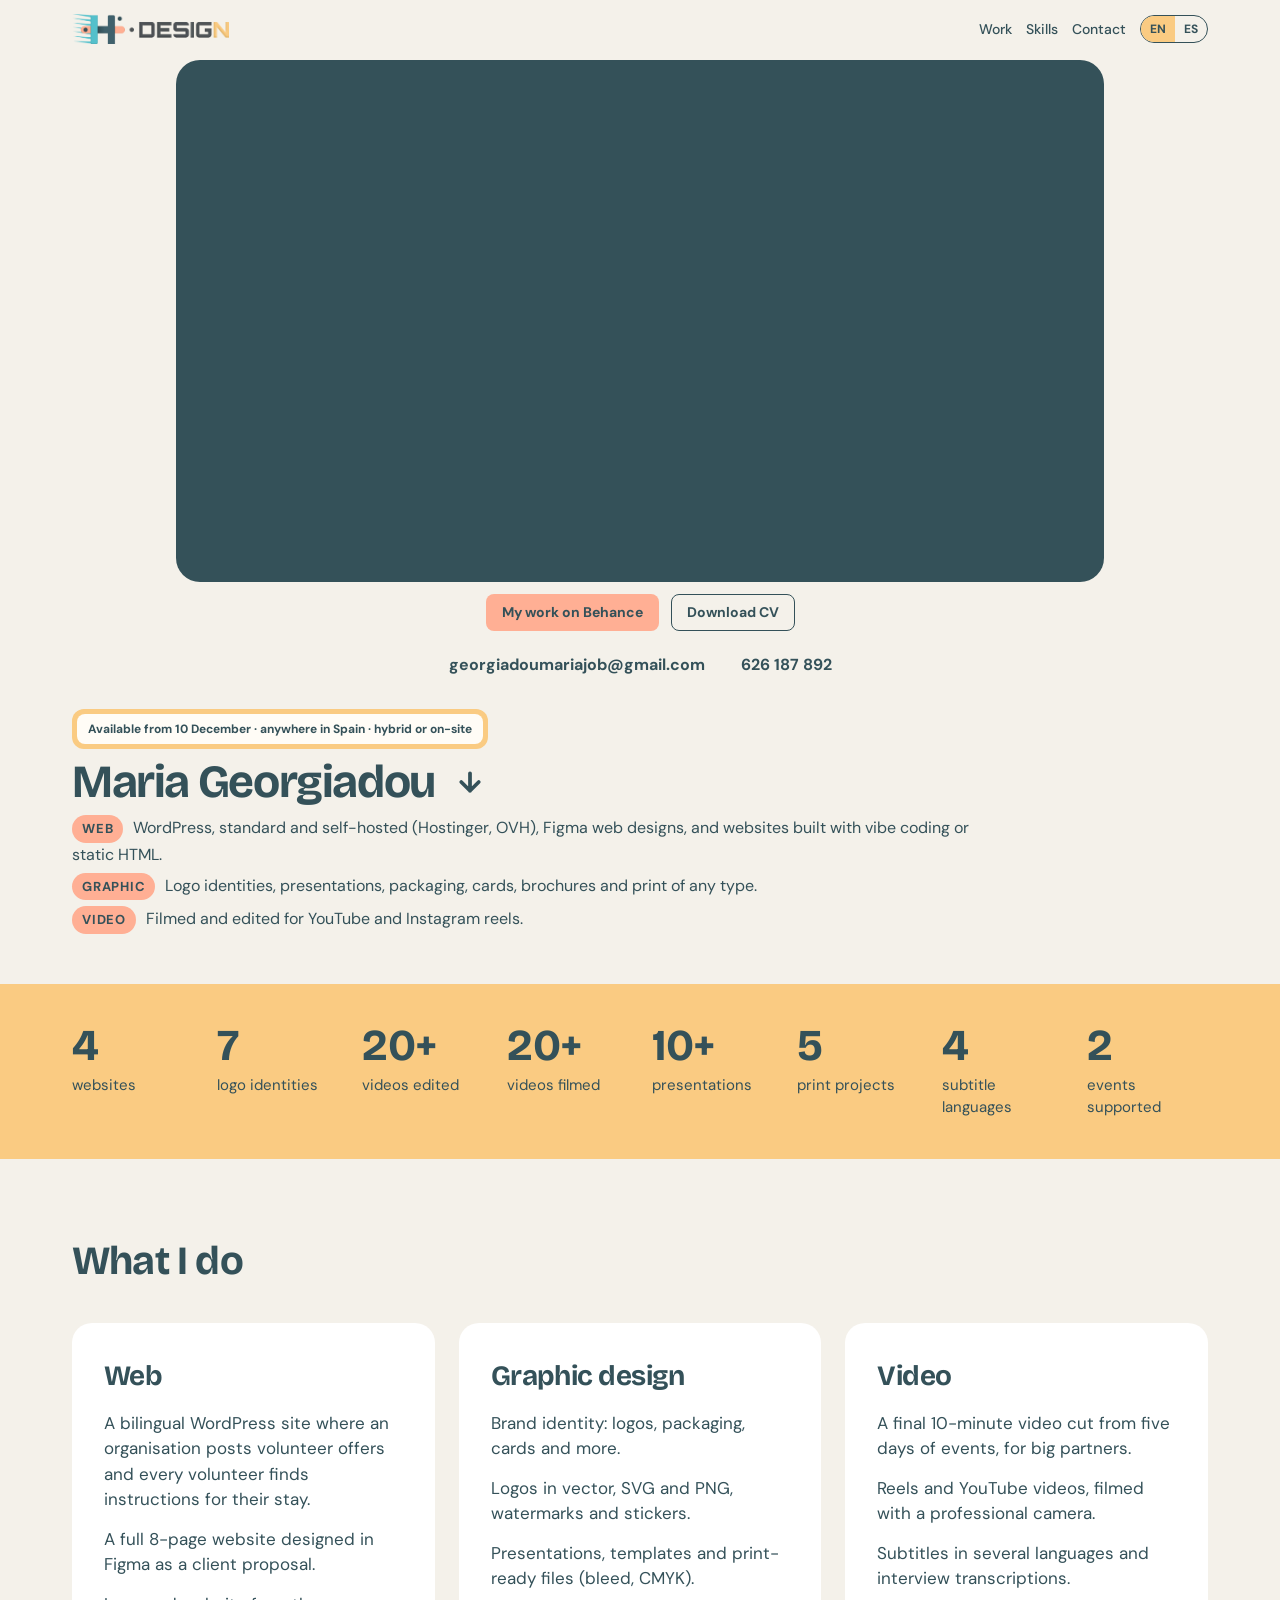
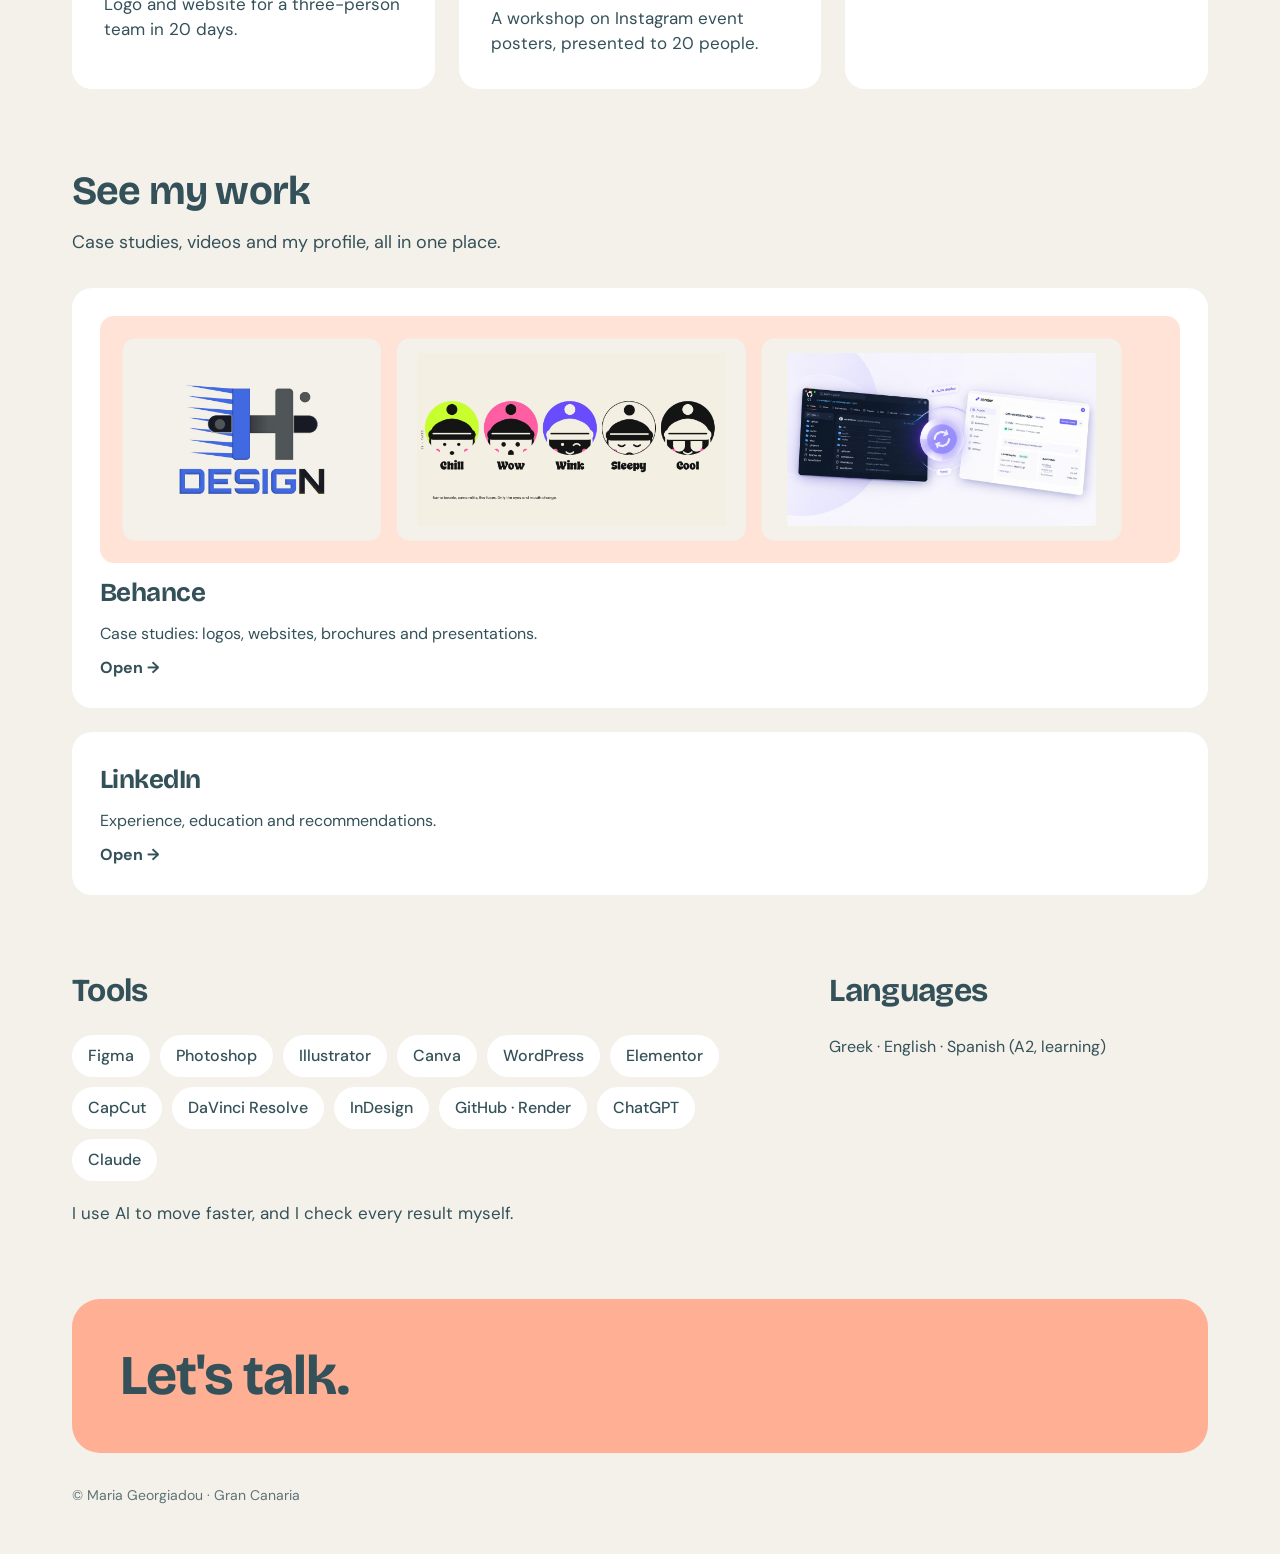
<file: index.html>
<!doctype html>
<html lang="en">
<head>
<meta charset="utf-8">
<meta name="viewport" content="width=device-width,initial-scale=1">
<title>Maria Georgiadou | Web designer, graphic designer and video editor</title>
<meta name="description" content="Maria Georgiadou is a web designer, graphic designer and video editor from Greece, based in Gran Canaria. Available from 10 December anywhere in Spain, hybrid or on-site.">
<link rel="canonical" href="https://YOUR-DOMAIN.com/">
<link rel="alternate" hreflang="en" href="https://YOUR-DOMAIN.com/">
<link rel="alternate" hreflang="es" href="https://YOUR-DOMAIN.com/es.html">
<link rel="alternate" hreflang="x-default" href="https://YOUR-DOMAIN.com/">
<meta property="og:type" content="website">
<meta property="og:title" content="Maria Georgiadou | Web designer, graphic designer and video editor">
<meta property="og:description" content="Maria Georgiadou is a web designer, graphic designer and video editor from Greece, based in Gran Canaria. Available from 10 December anywhere in Spain, hybrid or on-site.">
<meta property="og:url" content="https://YOUR-DOMAIN.com/">
<meta property="og:image" content="https://YOUR-DOMAIN.com/og.jpg">
<meta property="og:locale" content="en_GB">
<meta name="twitter:card" content="summary_large_image">
<meta name="theme-color" content="#F4F1EA">
<link rel="icon" type="image/png" sizes="32x32" href="favicon-32.png">
<link rel="apple-touch-icon" href="apple-touch-icon.png">
<link rel="preconnect" href="https://fonts.googleapis.com">
<link rel="preconnect" href="https://fonts.gstatic.com" crossorigin>
<link href="https://fonts.googleapis.com/css2?family=Bricolage+Grotesque:opsz,wght@12..96,500;12..96,700&family=DM+Sans:wght@400;500;700&display=swap" rel="stylesheet">
<link rel="stylesheet" href="style.css">
<script type="application/ld+json">{"@context": "https://schema.org", "@type": "Person", "name": "Maria Georgiadou", "jobTitle": "Web designer, graphic designer and video editor", "url": "https://YOUR-DOMAIN.com/", "email": "georgiadoumariajob@gmail.com", "telephone": "+34626187892", "image": "https://YOUR-DOMAIN.com/og.jpg", "sameAs": ["https://www.behance.net/hazelnuts2", "https://www.linkedin.com/in/maria-geor-creative-designer-53260233a"], "knowsLanguage": ["el", "en", "es"], "nationality": {"@type": "Country", "name": "Greece"}, "homeLocation": {"@type": "Place", "name": "Gran Canaria, Spain"}, "description": "Maria Georgiadou is a web designer, graphic designer and video editor from Greece, based in Gran Canaria. Available from 10 December anywhere in Spain, hybrid or on-site."}</script>
</head>
<body>
<a class="skip" href="#main">Skip to content</a>
<header class="wrap nav">
<a class="brand" href="./" aria-label="Maria Georgiadou"><img src="logo.png" alt="H.Design logo" height="30" width="153" style="height:30px;width:auto;display:block"></a>
<nav class="menu" aria-label="Main">
<a href="#work">Work</a><a href="#skills">Skills</a><a href="#contact">Contact</a>
<span class="lang" role="group" aria-label="Language"><a href="./" hreflang="en" lang="en" aria-current="true">EN</a><a href="es.html" hreflang="es" lang="es" title="Ver en español">ES</a></span>
</nav>
</header>
<main id="main">
<div class="wrap video">
<div class="video-box"><iframe src="https://www.youtube-nocookie.com/embed/MRync8ei1hs?autoplay=1&mute=1&playsinline=1&rel=0&modestbranding=1" title="Maria Georgiadou - intro video" allow="autoplay; encrypted-media; picture-in-picture; fullscreen" allowfullscreen referrerpolicy="strict-origin-when-cross-origin"></iframe></div>
<div class="btns top"><a class="btn btn-main" href="https://www.behance.net/hazelnuts2" rel="noopener">My work on Behance</a><a class="btn btn-line" href="Maria-Georgiadou-CV.pdf" download>Download CV</a></div>
<p class="contact-row"><a href="mailto:georgiadoumariajob@gmail.com">georgiadoumariajob@gmail.com</a><a href="tel:+34626187892">626 187 892</a></p>
</div>
<div class="wrap hero"><div class="hero-in">
<div class="avail"><p class="badge">Available from 10 December · anywhere in Spain · hybrid or on-site</p></div>
<div class="namerow"><h1>Maria Georgiadou</h1><a class="down" href="#skills" aria-label="Scroll down"><svg width="22" height="22" viewBox="0 0 24 24" fill="none" stroke="#345159" stroke-width="2.6" stroke-linecap="round" stroke-linejoin="round" aria-hidden="true"><path d="M12 5v14M5 12l7 7 7-7"/></svg></a></div>
<p class="sub sr">Web designer, graphic designer and video editor · from Greece, based in Gran Canaria</p>
<ul class="pts"><li><span class="tag">Web</span><span class="d">WordPress, standard and self-hosted (Hostinger, OVH), Figma web designs, and websites built with vibe coding or static HTML.</span></li><li><span class="tag">Graphic</span><span class="d">Logo identities, presentations, packaging, cards, brochures and print of any type.</span></li><li><span class="tag">Video</span><span class="d">Filmed and edited for YouTube and Instagram reels.</span></li></ul>
</div></div>
<div class="numbers"><div class="wrap"><ul class="nums"><li><span class="n">4</span><span class="l">websites</span></li><li><span class="n">7</span><span class="l">logo identities</span></li><li><span class="n">20+</span><span class="l">videos edited</span></li><li><span class="n">20+</span><span class="l">videos filmed</span></li><li><span class="n">10+</span><span class="l">presentations</span></li><li><span class="n">5</span><span class="l">print projects</span></li><li><span class="n">4</span><span class="l">subtitle languages</span></li><li><span class="n">2</span><span class="l">events supported</span></li></ul></div></div>
<section id="skills" class="wrap"><h2>What I do</h2><div class="cards"><article class="card"><h3>Web</h3><p>A bilingual WordPress site where an organisation posts volunteer offers and every volunteer finds instructions for their stay.</p><p>A full 8-page website designed in Figma as a client proposal.</p><p>Logo and website for a three-person team in 20 days.</p></article><article class="card"><h3>Graphic design</h3><p>Brand identity: logos, packaging, cards and more.</p><p>Logos in vector, SVG and PNG, watermarks and stickers.</p><p>Presentations, templates and print-ready files (bleed, CMYK).</p><p>A workshop on Instagram event posters, presented to 20 people.</p></article><article class="card"><h3>Video</h3><p>A final 10-minute video cut from five days of events, for big partners.</p><p>Reels and YouTube videos, filmed with a professional camera.</p><p>Subtitles in several languages and interview transcriptions.</p></article></div></section>
<section id="work" class="wrap"><h2>See my work</h2><p class="lead">Case studies, videos and my profile, all in one place.</p><div class="links"><a class="link big" href="https://www.behance.net/hazelnuts2" rel="noopener"><img src="work.jpg" width="1920" height="440" alt="Selected projects: the H.Design logo, the Stikaki faces and a GitHub-to-Render deployment graphic" loading="lazy"><h3>Behance</h3><p>Case studies: logos, websites, brochures and presentations.</p><span class="open">Open →</span></a><a class="link" href="https://www.linkedin.com/in/maria-geor-creative-designer-53260233a" rel="noopener"><h3>LinkedIn</h3><p>Experience, education and recommendations.</p><span class="open">Open →</span></a></div></section>
<section class="wrap"><div class="two"><div><h2>Tools</h2><ul class="chips"><li>Figma</li><li>Photoshop</li><li>Illustrator</li><li>Canva</li><li>WordPress</li><li>Elementor</li><li>CapCut</li><li>DaVinci Resolve</li><li>InDesign</li><li>GitHub · Render</li><li>ChatGPT</li><li>Claude</li></ul><p class="note">I use AI to move faster, and I check every result myself.</p></div><div><h2>Languages</h2><p>Greek · English · Spanish (A2, learning)</p></div></div></section>
<section id="contact" class="wrap"><div class="talk"><h2><a href="mailto:georgiadoumariajob@gmail.com">Let's talk.</a></h2></div></section>
</main>
<footer class="wrap">© Maria Georgiadou · Gran Canaria</footer>
</body>
</html>
</file>
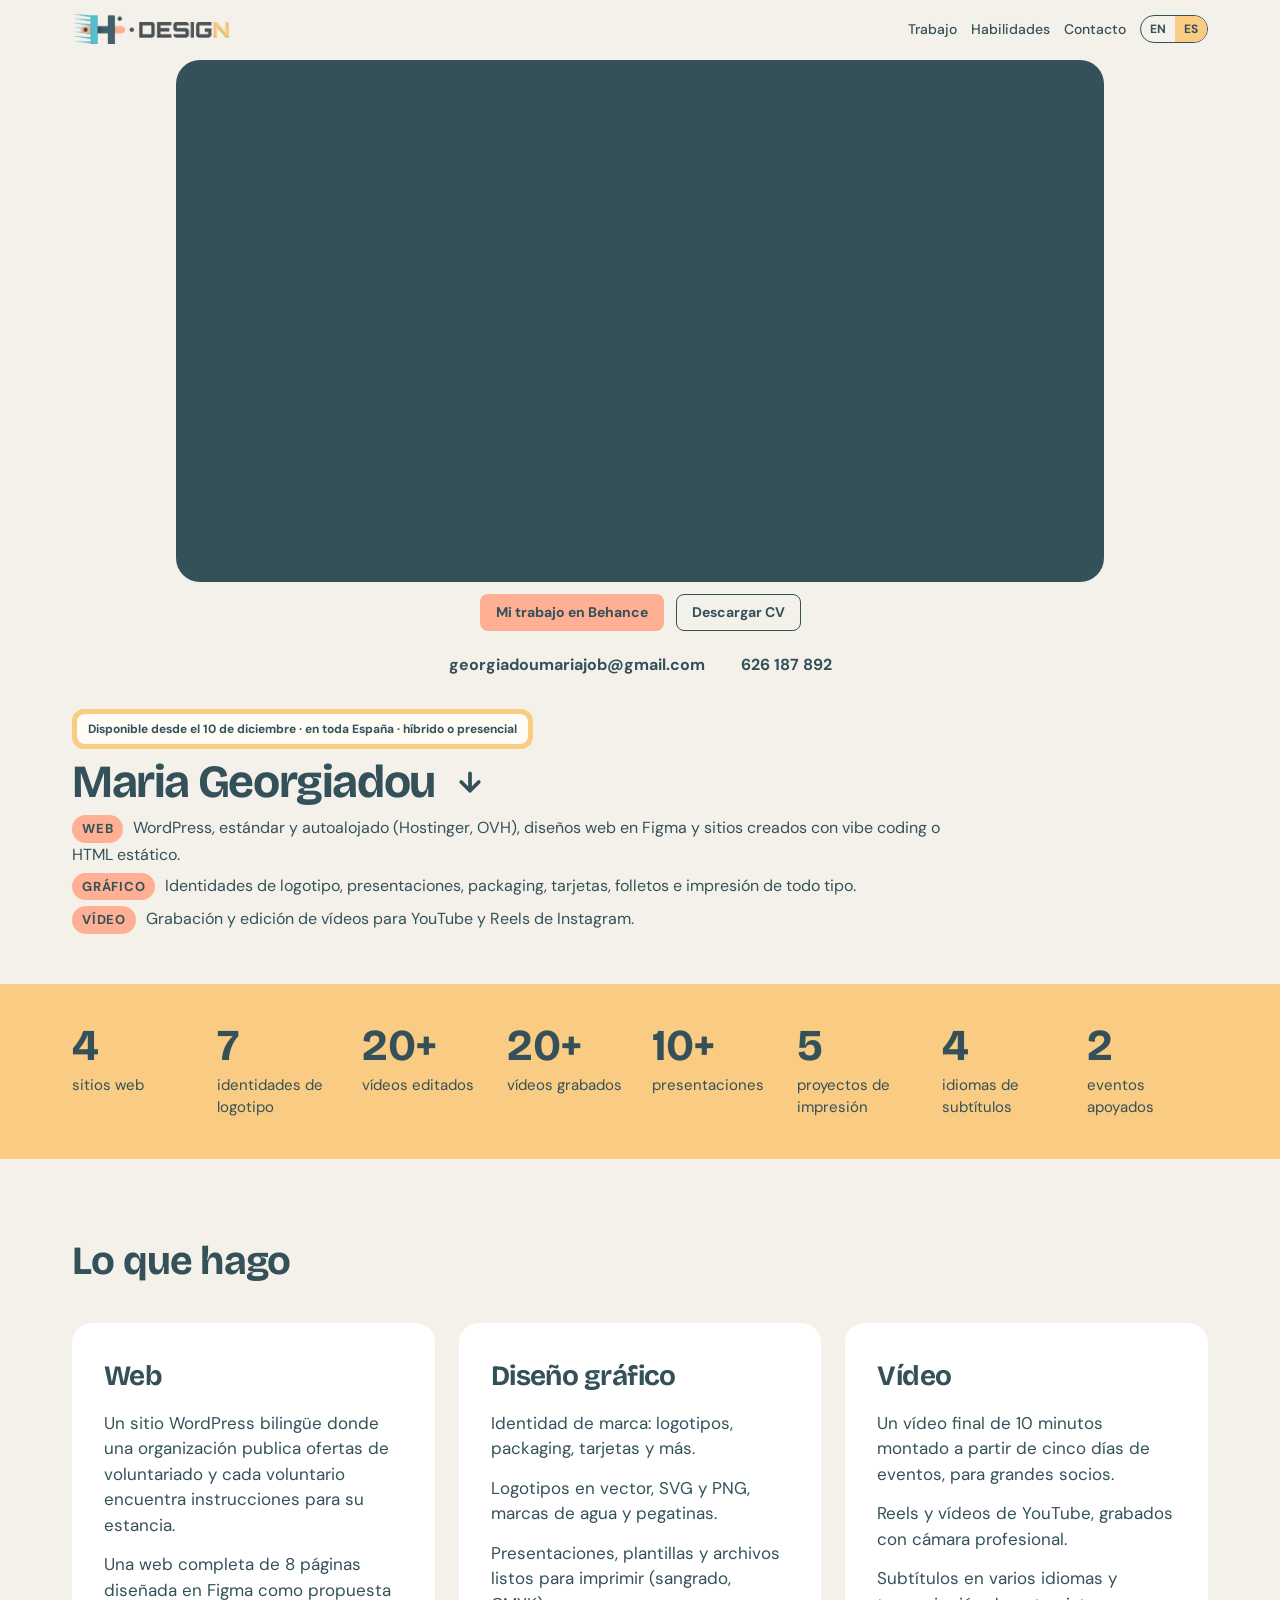
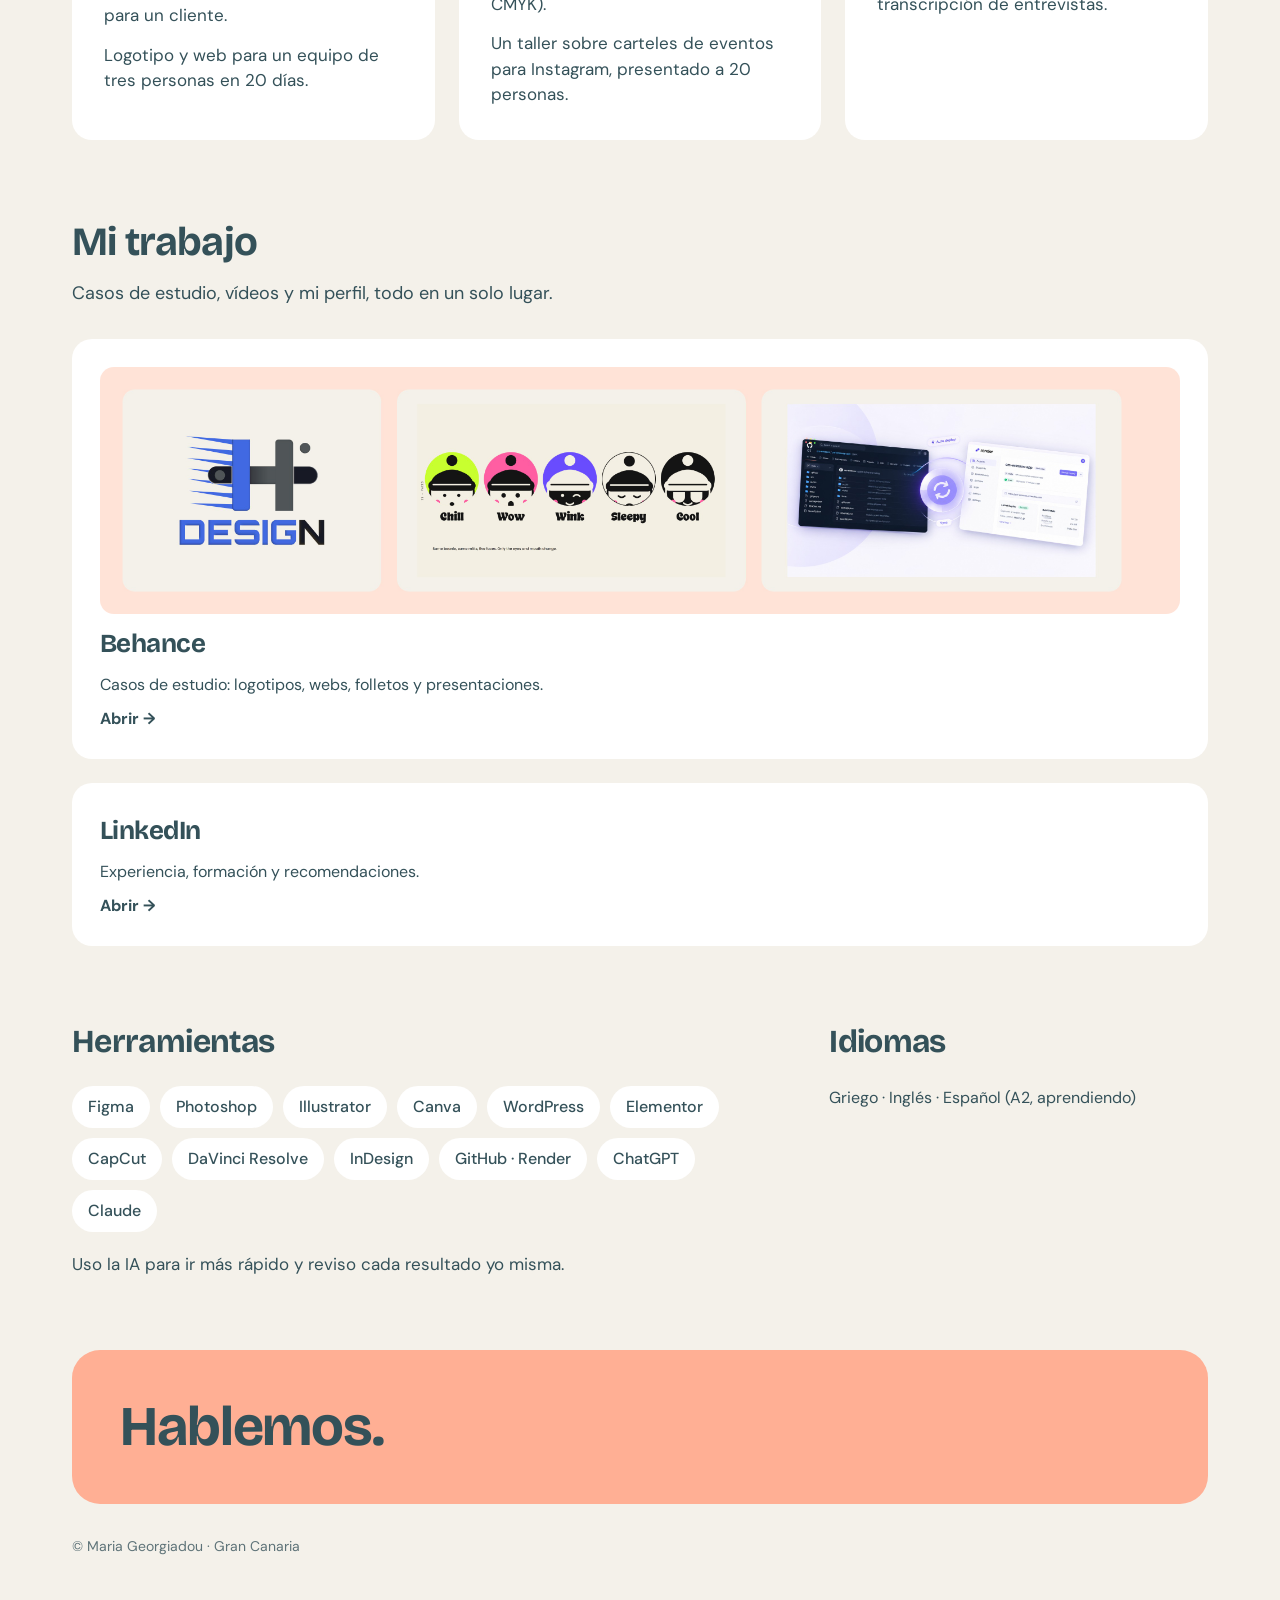
<file: es.html>
<!doctype html>
<html lang="es">
<head>
<meta charset="utf-8">
<meta name="viewport" content="width=device-width,initial-scale=1">
<title>Maria Georgiadou | Diseñadora web, diseñadora gráfica y editora de vídeo</title>
<meta name="description" content="Maria Georgiadou es diseñadora web, diseñadora gráfica y editora de vídeo, originaria de Grecia y con base en Gran Canaria. Disponible desde el 10 de diciembre en toda España, en modalidad híbrida o presencial.">
<link rel="canonical" href="https://YOUR-DOMAIN.com/es.html">
<link rel="alternate" hreflang="en" href="https://YOUR-DOMAIN.com/">
<link rel="alternate" hreflang="es" href="https://YOUR-DOMAIN.com/es.html">
<link rel="alternate" hreflang="x-default" href="https://YOUR-DOMAIN.com/">
<meta property="og:type" content="website">
<meta property="og:title" content="Maria Georgiadou | Diseñadora web, diseñadora gráfica y editora de vídeo">
<meta property="og:description" content="Maria Georgiadou es diseñadora web, diseñadora gráfica y editora de vídeo, originaria de Grecia y con base en Gran Canaria. Disponible desde el 10 de diciembre en toda España, en modalidad híbrida o presencial.">
<meta property="og:url" content="https://YOUR-DOMAIN.com/es.html">
<meta property="og:image" content="https://YOUR-DOMAIN.com/og.jpg">
<meta property="og:locale" content="es_ES">
<meta name="twitter:card" content="summary_large_image">
<meta name="theme-color" content="#F4F1EA">
<link rel="icon" type="image/png" sizes="32x32" href="favicon-32.png">
<link rel="apple-touch-icon" href="apple-touch-icon.png">
<link rel="preconnect" href="https://fonts.googleapis.com">
<link rel="preconnect" href="https://fonts.gstatic.com" crossorigin>
<link href="https://fonts.googleapis.com/css2?family=Bricolage+Grotesque:opsz,wght@12..96,500;12..96,700&family=DM+Sans:wght@400;500;700&display=swap" rel="stylesheet">
<link rel="stylesheet" href="style.css">
<script type="application/ld+json">{"@context": "https://schema.org", "@type": "Person", "name": "Maria Georgiadou", "jobTitle": "Diseñadora web, diseñadora gráfica y editora de vídeo", "url": "https://YOUR-DOMAIN.com/es.html", "email": "georgiadoumariajob@gmail.com", "telephone": "+34626187892", "image": "https://YOUR-DOMAIN.com/og.jpg", "sameAs": ["https://www.behance.net/hazelnuts2", "https://www.linkedin.com/in/maria-geor-creative-designer-53260233a"], "knowsLanguage": ["el", "en", "es"], "nationality": {"@type": "Country", "name": "Greece"}, "homeLocation": {"@type": "Place", "name": "Gran Canaria, Spain"}, "description": "Maria Georgiadou es diseñadora web, diseñadora gráfica y editora de vídeo, originaria de Grecia y con base en Gran Canaria. Disponible desde el 10 de diciembre en toda España, en modalidad híbrida o presencial."}</script>
</head>
<body>
<a class="skip" href="#main">Saltar al contenido</a>
<header class="wrap nav">
<a class="brand" href="./" aria-label="Maria Georgiadou"><img src="logo.png" alt="H.Design logo" height="30" width="153" style="height:30px;width:auto;display:block"></a>
<nav class="menu" aria-label="Main">
<a href="#work">Trabajo</a><a href="#skills">Habilidades</a><a href="#contact">Contacto</a>
<span class="lang" role="group" aria-label="Language"><a href="./" hreflang="en" lang="en" title="View in English">EN</a><a href="es.html" hreflang="es" lang="es" aria-current="true">ES</a></span>
</nav>
</header>
<main id="main">
<div class="wrap video">
<div class="video-box"><iframe src="https://www.youtube-nocookie.com/embed/MRync8ei1hs?autoplay=1&mute=1&playsinline=1&rel=0&modestbranding=1" title="Maria Georgiadou - vídeo de presentación" allow="autoplay; encrypted-media; picture-in-picture; fullscreen" allowfullscreen referrerpolicy="strict-origin-when-cross-origin"></iframe></div>
<div class="btns top"><a class="btn btn-main" href="https://www.behance.net/hazelnuts2" rel="noopener">Mi trabajo en Behance</a><a class="btn btn-line" href="Maria-Georgiadou-CV-ES.pdf" download>Descargar CV</a></div>
<p class="contact-row"><a href="mailto:georgiadoumariajob@gmail.com">georgiadoumariajob@gmail.com</a><a href="tel:+34626187892">626 187 892</a></p>
</div>
<div class="wrap hero"><div class="hero-in">
<div class="avail"><p class="badge">Disponible desde el 10 de diciembre · en toda España · híbrido o presencial</p></div>
<div class="namerow"><h1>Maria Georgiadou</h1><a class="down" href="#skills" aria-label="Desplazarse hacia abajo"><svg width="22" height="22" viewBox="0 0 24 24" fill="none" stroke="#345159" stroke-width="2.6" stroke-linecap="round" stroke-linejoin="round" aria-hidden="true"><path d="M12 5v14M5 12l7 7 7-7"/></svg></a></div>
<p class="sub sr">Diseñadora web, diseñadora gráfica y editora de vídeo · de Grecia, con base en Gran Canaria</p>
<ul class="pts"><li><span class="tag">Web</span><span class="d">WordPress, estándar y autoalojado (Hostinger, OVH), diseños web en Figma y sitios creados con vibe coding o HTML estático.</span></li><li><span class="tag">Gráfico</span><span class="d">Identidades de logotipo, presentaciones, packaging, tarjetas, folletos e impresión de todo tipo.</span></li><li><span class="tag">Vídeo</span><span class="d">Grabación y edición de vídeos para YouTube y Reels de Instagram.</span></li></ul>
</div></div>
<div class="numbers"><div class="wrap"><ul class="nums"><li><span class="n">4</span><span class="l">sitios web</span></li><li><span class="n">7</span><span class="l">identidades de logotipo</span></li><li><span class="n">20+</span><span class="l">vídeos editados</span></li><li><span class="n">20+</span><span class="l">vídeos grabados</span></li><li><span class="n">10+</span><span class="l">presentaciones</span></li><li><span class="n">5</span><span class="l">proyectos de impresión</span></li><li><span class="n">4</span><span class="l">idiomas de subtítulos</span></li><li><span class="n">2</span><span class="l">eventos apoyados</span></li></ul></div></div>
<section id="skills" class="wrap"><h2>Lo que hago</h2><div class="cards"><article class="card"><h3>Web</h3><p>Un sitio WordPress bilingüe donde una organización publica ofertas de voluntariado y cada voluntario encuentra instrucciones para su estancia.</p><p>Una web completa de 8 páginas diseñada en Figma como propuesta para un cliente.</p><p>Logotipo y web para un equipo de tres personas en 20 días.</p></article><article class="card"><h3>Diseño gráfico</h3><p>Identidad de marca: logotipos, packaging, tarjetas y más.</p><p>Logotipos en vector, SVG y PNG, marcas de agua y pegatinas.</p><p>Presentaciones, plantillas y archivos listos para imprimir (sangrado, CMYK).</p><p>Un taller sobre carteles de eventos para Instagram, presentado a 20 personas.</p></article><article class="card"><h3>Vídeo</h3><p>Un vídeo final de 10 minutos montado a partir de cinco días de eventos, para grandes socios.</p><p>Reels y vídeos de YouTube, grabados con cámara profesional.</p><p>Subtítulos en varios idiomas y transcripción de entrevistas.</p></article></div></section>
<section id="work" class="wrap"><h2>Mi trabajo</h2><p class="lead">Casos de estudio, vídeos y mi perfil, todo en un solo lugar.</p><div class="links"><a class="link big" href="https://www.behance.net/hazelnuts2" rel="noopener"><img src="work.jpg" width="1920" height="440" alt="Proyectos destacados: el logotipo de H.Design, las caras de Stikaki y un gráfico de despliegue de GitHub a Render" loading="lazy"><h3>Behance</h3><p>Casos de estudio: logotipos, webs, folletos y presentaciones.</p><span class="open">Abrir →</span></a><a class="link" href="https://www.linkedin.com/in/maria-geor-creative-designer-53260233a" rel="noopener"><h3>LinkedIn</h3><p>Experiencia, formación y recomendaciones.</p><span class="open">Abrir →</span></a></div></section>
<section class="wrap"><div class="two"><div><h2>Herramientas</h2><ul class="chips"><li>Figma</li><li>Photoshop</li><li>Illustrator</li><li>Canva</li><li>WordPress</li><li>Elementor</li><li>CapCut</li><li>DaVinci Resolve</li><li>InDesign</li><li>GitHub · Render</li><li>ChatGPT</li><li>Claude</li></ul><p class="note">Uso la IA para ir más rápido y reviso cada resultado yo misma.</p></div><div><h2>Idiomas</h2><p>Griego · Inglés · Español (A2, aprendiendo)</p></div></div></section>
<section id="contact" class="wrap"><div class="talk"><h2><a href="mailto:georgiadoumariajob@gmail.com">Hablemos.</a></h2></div></section>
</main>
<footer class="wrap">© Maria Georgiadou · Gran Canaria</footer>
</body>
</html>
</file>
<file: style.css>
:root{--paper:#F4F1EA;--coral:#FFAF94;--sand:#FACB82;--tint:#FFE3D6;--slate:#345159;--muted:#5E7378}
*{box-sizing:border-box}
html{scroll-behavior:smooth}
body{margin:0;background:var(--paper);color:var(--slate);font-family:'DM Sans',system-ui,-apple-system,'Segoe UI',sans-serif;line-height:1.5}
h1,h2,h3,.brand{font-family:'Bricolage Grotesque','DM Sans',system-ui,sans-serif;letter-spacing:-.02em}
a{color:var(--slate)}a:hover{color:#1F3338}
.wrap{max-width:1200px;margin:0 auto;padding-left:32px;padding-right:32px}
.skip{position:absolute;left:-999px}.skip:focus{left:16px;top:16px;background:#fff;padding:8px 12px;z-index:9}
/* nav */
.nav{display:flex;flex-wrap:wrap;align-items:center;justify-content:space-between;gap:16px;padding-top:28px;padding-bottom:28px}
.brand{font-weight:700;font-size:22px;text-decoration:none}
.menu{display:flex;flex-wrap:wrap;gap:28px;align-items:center;font-weight:500}
.menu a{text-decoration:none}
.lang{display:inline-flex;border:1.5px solid var(--slate);border-radius:999px;overflow:hidden;font-size:14px;font-weight:700}
.lang a{padding:7px 14px;text-decoration:none}.lang a[aria-current="true"]{background:var(--sand)}
.btn{display:inline-block;text-decoration:none;font-weight:700;font-size:16px;padding:14px 22px;border-radius:10px}
.btn-main{background:var(--coral);color:var(--slate)}.btn-main:hover{background:var(--slate);color:var(--coral)}
.btn-sm{padding:10px 18px}
/* hero */
.hero{padding-top:48px;padding-bottom:40px}
.hero-in{max-width:760px;display:flex;flex-direction:column;gap:24px}
.badge{align-self:flex-start;background:var(--sand);font-weight:700;font-size:14px;padding:8px 14px;border-radius:999px}
h1{margin:0;font-size:clamp(44px,8vw,72px);line-height:1;letter-spacing:-.03em}
.sub{font-size:clamp(19px,2.6vw,24px);font-weight:500;margin:0}
.pts{display:flex;flex-direction:column;gap:14px;font-size:20px;max-width:680px;margin:0;padding:0;list-style:none}
.tag{display:inline-block;background:var(--coral);font-weight:700;font-size:13px;letter-spacing:.06em;text-transform:uppercase;padding:4px 10px;border-radius:999px;margin-right:10px}
/* video */
.video{padding-top:16px;padding-bottom:24px}
.video-box{width:100%;aspect-ratio:16/9;border-radius:24px;background:var(--slate);color:#fff;display:flex;align-items:center;justify-content:center;text-align:center;overflow:hidden;position:relative}
.video-box iframe,.video-box video{position:absolute;inset:0;width:100%;height:100%;border:0}
.play{width:88px;height:88px;border-radius:50%;background:var(--coral);display:flex;align-items:center;justify-content:center;margin:0 auto 18px}
.vt{font-family:'Bricolage Grotesque',sans-serif;font-weight:700;font-size:28px;margin:0 0 8px}
.contact-row{display:flex;flex-wrap:wrap;gap:12px 36px;font-size:19px;font-weight:700;padding:16px 0 8px}
.contact-row a{text-decoration:none}.contact-row a:hover{text-decoration:underline}
/* numbers */
.numbers{background:var(--sand);margin-top:40px}
.nums{display:flex;flex-wrap:wrap;gap:32px 24px;justify-content:space-between;padding:40px 0;margin:0;list-style:none}
.nums li{flex:1 1 110px}.n{font-family:'Bricolage Grotesque',sans-serif;font-weight:700;font-size:44px;line-height:1;display:block}
.nums span.l{font-size:15px;margin-top:6px;display:block}
/* sections */
section{padding-top:72px}
h2{margin:0 0 32px;font-size:40px}
.cards{display:flex;flex-wrap:wrap;gap:24px}
.card{flex:1 1 320px;min-width:0;background:#fff;border-radius:20px;padding:32px;display:flex;flex-direction:column;gap:14px}
.card h3{margin:0;font-size:28px}.card p{margin:0;font-size:17px}
.links{display:flex;flex-wrap:wrap;gap:24px}
.link{flex:1 1 260px;min-width:0;background:#fff;border-radius:20px;padding:28px;text-decoration:none;display:flex;flex-direction:column;gap:10px}
.link.big{flex-basis:100%}.link img{width:100%;height:auto;display:block;border-radius:14px}
.link h3{margin:0;font-size:26px}.link p{margin:0;font-size:16px}.open{font-weight:700;margin-top:auto}
.lead{margin:-24px 0 32px;font-size:18px}
.two{display:flex;flex-wrap:wrap;gap:40px}.two>div:first-child{flex:2 1 520px}.two>div:last-child{flex:1 1 280px}
.two h2{font-size:32px;margin-bottom:20px}
.chips{display:flex;flex-wrap:wrap;gap:10px;margin:0;padding:0;list-style:none;font-weight:500}
.chips li{background:#fff;border-radius:999px;padding:9px 16px}
.note{margin:20px 0 0;font-size:17px}
.talk{background:var(--coral);border-radius:28px;padding:48px}
.talk h2{margin:0;font-size:clamp(40px,6vw,56px);line-height:1.05}.talk a{text-decoration:none}
footer{padding-top:32px;padding-bottom:48px;font-size:14px;color:var(--muted)}
@media (max-width:640px){.wrap{padding-left:20px;padding-right:20px}.card,.talk{padding:24px}.menu{gap:16px}h2{font-size:32px}.pts{font-size:18px}}
.btns{display:flex;flex-wrap:wrap;gap:12px}.btn-line{border:2px solid var(--slate);color:var(--slate);padding:12px 20px}.btn-line:hover{background:var(--slate);color:var(--paper)}

/* compact hero: video visible on first screen */
.nav{padding-top:14px;padding-bottom:10px}
.hero{padding-top:6px;padding-bottom:6px}
.hero-in{max-width:900px;gap:10px}
.badge{font-size:13px;padding:6px 12px}
h1{font-size:clamp(34px,5vw,46px)}
.sub{font-size:clamp(16px,2vw,19px)}
.pts{font-size:16px;gap:6px;max-width:900px}
.btns .btn{padding:10px 18px;font-size:15px}
.video{padding-top:10px}
@media (max-width:640px){.pts{font-size:15px}.pts li:nth-child(n+2){display:none}}
/* placeholder fits any width; a real iframe/video fills the 16:9 box */
.video-box{padding:12px}
.video-box iframe,.video-box video{padding:0}
@media (max-width:640px){.video-box{border-radius:16px}.play{width:46px;height:46px;margin-bottom:8px}.play svg{width:20px;height:20px}.vt{font-size:17px;margin-bottom:4px}.video-box p:not(.vt){font-size:12px;line-height:1.3;margin:0}}

/* order: video first, then badge and text */
.video{padding-top:6px;padding-bottom:6px}
.hero{padding-top:18px;padding-bottom:10px}
.contact-row{margin-top:10px}
@media (min-width:900px){.video-box{width:min(100%,calc(58vh*16/9));margin-left:auto;margin-right:auto}.contact-row{justify-content:center;text-align:center}}
.contact-row{margin-top:8px;margin-bottom:0}
@media (max-width:640px){.contact-row{font-size:15px;gap:4px 16px}.contact-row a{font-size:15px!important}}

.namerow{display:flex;align-items:center;gap:16px}
.down{flex:none;width:44px;height:44px;border-radius:50%;background:var(--coral);display:flex;align-items:center;justify-content:center;animation:nudge 2s ease-in-out infinite}
.down:hover{background:var(--sand)}
@keyframes nudge{0%,100%{transform:translateY(0)}50%{transform:translateY(5px)}}
@media (prefers-reduced-motion:reduce){.down{animation:none}}
html{scroll-behavior:smooth}
@media (max-width:640px){.down{width:38px;height:38px}}

/* ---- v3: calmer, smaller header and buttons ---- */
.sr{position:absolute;width:1px;height:1px;overflow:hidden;clip:rect(0 0 0 0);white-space:nowrap}
.nav{flex-wrap:nowrap;gap:12px}
.menu{display:flex;align-items:center;gap:14px;font-size:14px}
.menu .btn-sm{padding:7px 14px;font-size:14px;border-radius:8px}
.lang a{font-size:12px;padding:4px 9px}
.btns.top{justify-content:center;margin-top:12px}
.btns.top .btn{padding:8px 16px;font-size:14px;border-radius:8px}
.btns.top .btn-line{border-width:1.5px;padding:7px 15px}
.contact-row{margin-top:6px;font-size:16px}
@media (max-width:640px){
 .nav{padding-top:12px;padding-bottom:8px}
 .brand img{height:22px!important}
 .menu{gap:8px;margin-left:auto}
 .menu>a:not(.btn){display:none}
 .menu .btn-sm{padding:6px 11px;font-size:13px}
 .lang a{font-size:11px;padding:4px 8px}
 .btns.top{justify-content:flex-start;gap:8px}
 .contact-row{font-size:14px;gap:2px 14px}
 .pts{display:flex;flex-direction:row;flex-wrap:wrap;gap:6px}
 .pts li{display:inline-block!important}
 .pts .d{display:none}
 .badge{font-size:12px}
}
@media (max-width:640px){
 .btns.top .btn{font-size:12.5px;padding:7px 11px}
 .btns.top .btn-line{padding:6px 10px}
 .btns.top{flex-wrap:nowrap}
 .contact-row{padding:6px 0 0;margin-top:4px}
 .hero{padding-top:6px}
 .hero-in{gap:8px}
}
@media (max-width:640px){.btns.top .btn{white-space:nowrap;font-size:12px;padding:7px 10px}.btns.top .btn-line{padding:6px 9px}.btns.top{gap:6px}}
@media (max-width:640px){.btns.top{flex-wrap:wrap}}
.badge{border-radius:8px!important}
/* v4: bare arrow, full category info on mobile */
.down{background:none!important;width:auto;height:auto;border-radius:0;padding:4px}
.down svg{width:30px;height:30px;stroke-width:3}
.down:hover svg{stroke:#FF9B7A}
@media (max-width:640px){
 .pts{display:flex;flex-direction:column;flex-wrap:nowrap;gap:8px;font-size:15px}
 .pts li{display:block!important}
 .pts .d{display:inline}
 .down{width:auto;height:auto}
}
/* v5: availability = mustard badge inside a near-white card */
.avail{align-self:flex-start;background:#fff;border-radius:20px;padding:10px;max-width:100%}
.avail .badge{background:#F0B43A!important;color:var(--slate);border-radius:10px!important;margin:0}
@media (max-width:640px){.avail{align-self:stretch}}
/* v5b: swapped: mustard outside, near-white inside */
.avail{background:#F0B43A}
.avail .badge{background:#FFFCF6!important}
/* v5c: sand yellow like before, smaller */
.avail{background:var(--sand)!important;padding:5px;border-radius:12px}
.avail .badge{font-size:12px;padding:6px 11px;border-radius:8px!important}
@media (max-width:640px){.avail{align-self:flex-start}.avail .badge{font-size:11.5px}}
</file>
